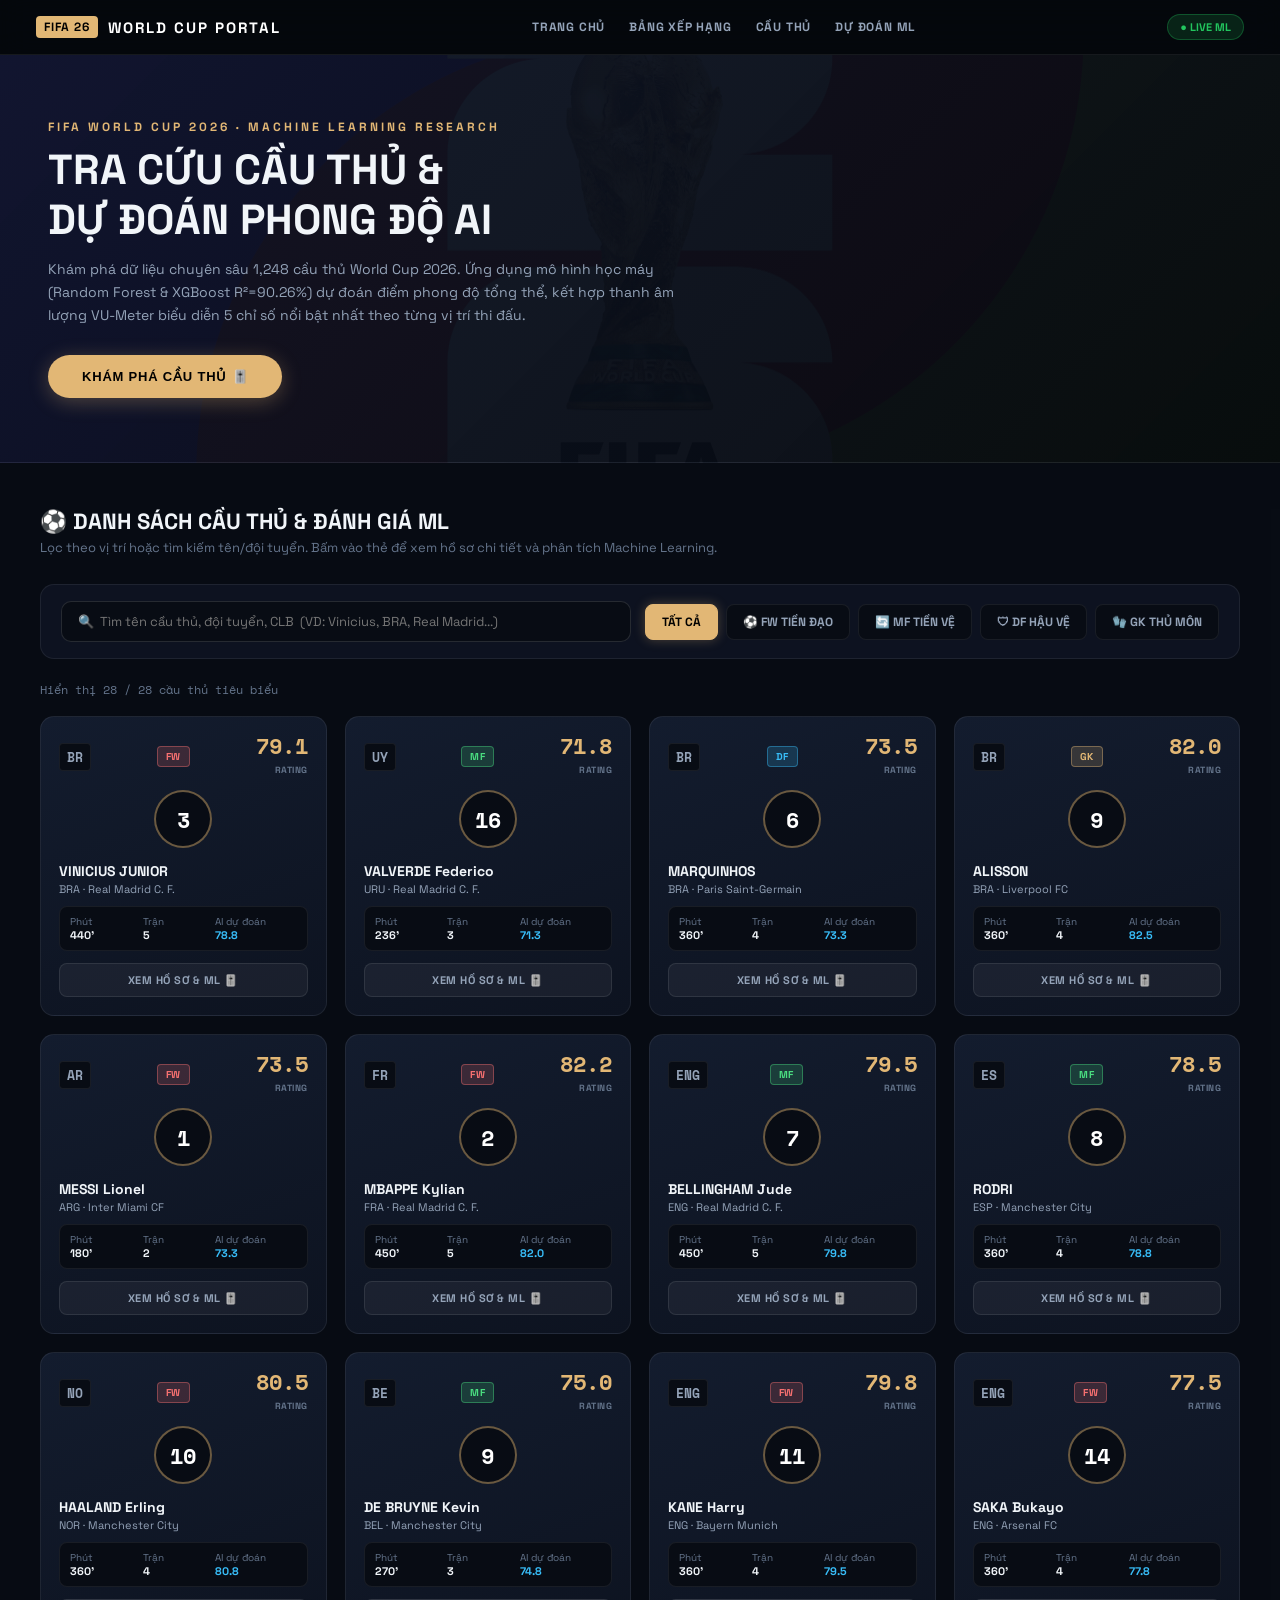
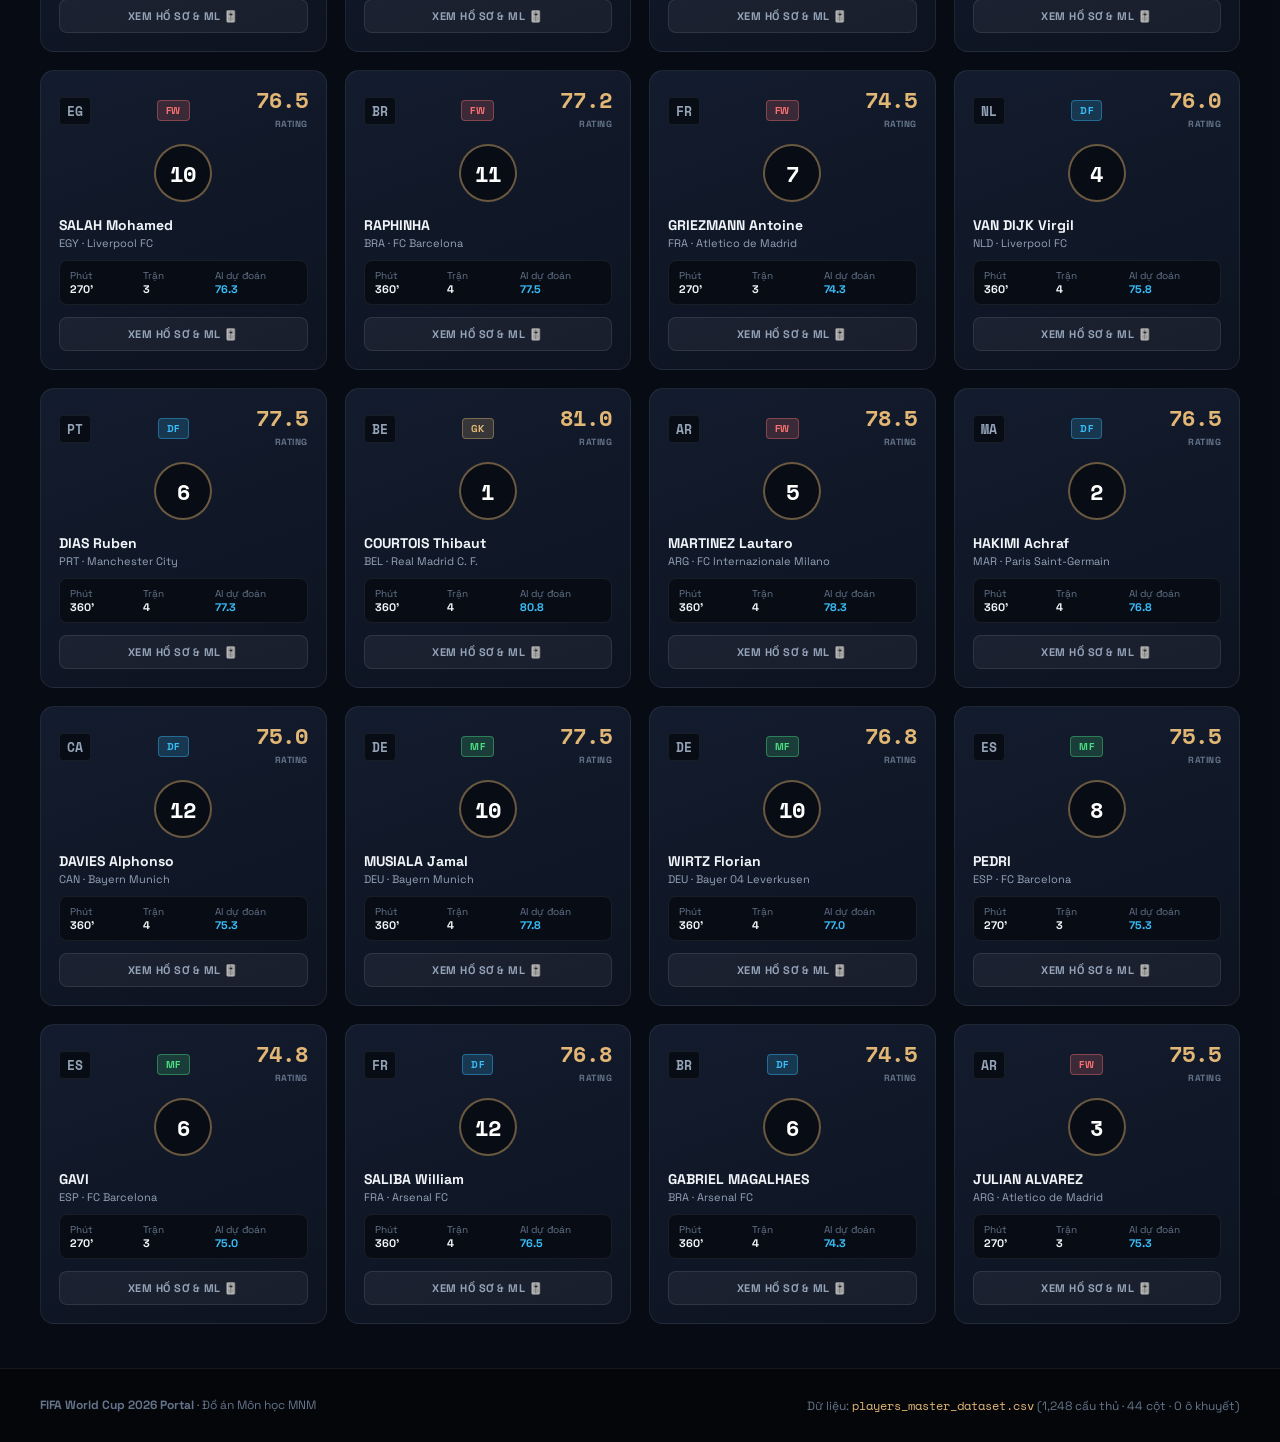
<file: player_research/khanh/index.html>
<!DOCTYPE html>
<html lang="vi">
<head>
<meta charset="UTF-8">
<meta name="viewport" content="width=device-width, initial-scale=1.0">
<title>FIFA World Cup 2026 – Player Analytics & ML Rating</title>
<style>
@import url('https://fonts.googleapis.com/css2?family=Space+Grotesk:wght@400;500;600;700;800&family=Space+Mono:wght@400;700&display=swap');
*,*::before,*::after{box-sizing:border-box;margin:0;padding:0}
:root{
  --bg:#05080d;--surface:#0d1220;--card:#111827;--card2:#0f1829;
  --border:rgba(255,255,255,0.07);--border2:rgba(255,255,255,0.12);
  --gold:#e2b775;--cyan:#38bdf8;--green:#22c55e;--red:#f87171;
  --muted:#64748b;--sub:#94a3b8;--text:#f1f5f9;
  --fw:#f87171;--mf:#4ade80;--df:#38bdf8;--gk:#e2b775;
}
body{background:var(--bg);color:var(--text);font-family:'Space Grotesk',sans-serif;min-height:100vh}
a{color:inherit;text-decoration:none}
/* ── HEADER ── */
#hdr{position:sticky;top:0;z-index:200;display:flex;align-items:center;justify-content:space-between;padding:14px 36px;background:rgba(5,8,13,.92);backdrop-filter:blur(14px);border-bottom:1px solid var(--border)}
.hdr-brand{display:flex;align-items:center;gap:10px}
.hdr-badge{background:var(--gold);color:#000;font-weight:800;font-size:12px;padding:3px 8px;border-radius:4px;letter-spacing:1px}
.hdr-name{font-weight:800;font-size:15px;letter-spacing:2px;color:#fff}
#hdr nav{display:flex;gap:24px}
#hdr nav a{font-size:12px;font-weight:700;color:var(--sub);text-transform:uppercase;letter-spacing:.8px;transition:.2s}
#hdr nav a:hover{color:#fff}
.live-pill{font-size:11px;font-weight:700;padding:5px 12px;border-radius:20px;background:rgba(34,197,94,.15);border:1px solid rgba(34,197,94,.3);color:var(--green)}
/* ── HERO ── */
#hero{padding:64px 48px;background:linear-gradient(135deg,rgba(14,22,40,.96) 0%,rgba(5,8,13,.98) 100%),url('img/1000000.png') center/cover no-repeat;border-bottom:1px solid var(--border)}
.hero-sub{color:var(--gold);font-size:12px;font-weight:700;letter-spacing:3px;text-transform:uppercase;margin-bottom:10px}
#hero h1{font-size:42px;font-weight:800;line-height:1.18;max-width:780px;margin-bottom:14px}
#hero p{color:var(--sub);max-width:640px;line-height:1.65;font-size:14px;margin-bottom:28px}
.btn-cta{display:inline-block;background:var(--gold);color:#000;font-weight:800;font-size:13px;padding:14px 34px;border-radius:30px;letter-spacing:.8px;cursor:pointer;border:none;transition:.2s;box-shadow:0 4px 20px rgba(226,183,117,.3)}
.btn-cta:hover{transform:scale(1.04);background:#f1cf99}
/* ── CONTENT ── */
#content{padding:44px 40px;background:rgba(8,12,20,.97)}
.sec-head{margin-bottom:28px}
.sec-head h2{font-size:22px;font-weight:800;display:flex;align-items:center;gap:8px}
.sec-head p{color:var(--muted);font-size:13px;margin-top:4px}
/* ── TOOLBAR ── */
.toolbar{display:flex;flex-wrap:wrap;align-items:center;gap:14px;padding:16px 20px;background:var(--surface);border:1px solid var(--border);border-radius:14px;margin-bottom:22px}
.search-box{flex:1;min-width:260px}
.search-box input{width:100%;background:#080c14;border:1px solid var(--border2);color:#fff;padding:11px 16px;border-radius:10px;font-size:13px;font-family:inherit;outline:none;transition:.2s}
.search-box input:focus{border-color:var(--cyan);box-shadow:0 0 12px rgba(56,189,248,.2)}
.pills{display:flex;gap:8px;flex-wrap:wrap}
.pill{background:#080c14;border:1px solid var(--border);color:var(--sub);padding:9px 16px;border-radius:8px;cursor:pointer;font-size:12px;font-weight:700;font-family:inherit;transition:.2s}
.pill:hover{color:#fff;border-color:rgba(255,255,255,.18)}
.pill.on{background:var(--gold);color:#000;border-color:var(--gold);box-shadow:0 0 12px rgba(226,183,117,.3)}
.count-txt{font-size:12px;color:var(--muted);font-family:'Space Mono',monospace;margin-bottom:18px}
/* ── GRID ── */
.grid{display:grid;grid-template-columns:repeat(auto-fill,minmax(270px,1fr));gap:18px}
.no-results{color:var(--muted);font-size:14px;padding:40px;text-align:center;grid-column:1/-1}
/* ── PLAYER CARD ── */
.pcard{background:linear-gradient(160deg,#131c2e 0%,#0d1320 100%);border:1px solid var(--border);border-radius:14px;padding:18px;cursor:pointer;transition:transform .22s,border-color .22s,box-shadow .22s}
.pcard:hover{transform:translateY(-5px);border-color:rgba(226,183,117,.5);box-shadow:0 14px 30px rgba(0,0,0,.7)}
.pcard-top{display:flex;justify-content:space-between;align-items:center;margin-bottom:12px}
.pcard-flag{font-size:13px;font-weight:700;font-family:'Space Mono',monospace;color:var(--sub);background:#080c14;padding:3px 7px;border-radius:4px;border:1px solid var(--border)}
.pos-badge{font-size:10px;font-weight:800;padding:3px 8px;border-radius:4px;letter-spacing:.5px}
.pos-FW{background:rgba(248,113,113,.18);color:var(--fw);border:1px solid rgba(248,113,113,.4)}
.pos-MF{background:rgba(74,222,128,.18);color:var(--mf);border:1px solid rgba(74,222,128,.4)}
.pos-DF{background:rgba(56,189,248,.18);color:var(--df);border:1px solid rgba(56,189,248,.4)}
.pos-GK{background:rgba(226,183,117,.18);color:var(--gk);border:1px solid rgba(226,183,117,.4)}
.rating-badge{text-align:right}
.rating-big{font-size:22px;font-weight:900;color:var(--gold);display:block;line-height:1;font-family:'Space Mono',monospace}
.rating-lbl{font-size:9px;color:var(--muted);font-weight:700;letter-spacing:.5px}
.avatar-wrap{display:flex;justify-content:center;margin:8px 0 14px}
.avatar-circle{width:58px;height:58px;border-radius:50%;background:#080c14;border:2.5px solid rgba(226,183,117,.45);display:flex;align-items:center;justify-content:center;font-size:22px;font-weight:900;color:#fff;font-family:'Space Mono',monospace}
.pcard-name{font-size:14px;font-weight:800;white-space:nowrap;overflow:hidden;text-overflow:ellipsis;margin-bottom:2px}
.pcard-team{font-size:11px;color:var(--sub);margin-bottom:10px;white-space:nowrap;overflow:hidden;text-overflow:ellipsis}
.mini-stats{display:grid;grid-template-columns:1fr 1fr 1.2fr;gap:5px;background:#080c14;padding:8px 10px;border-radius:8px;border:1px solid var(--border);font-size:11px;margin-bottom:12px}
.mini-stats small{display:block;color:var(--muted);font-size:10px}
.mini-stats b{color:var(--text)}
.mini-stats b.ai{color:var(--cyan)}
.btn-open{width:100%;background:rgba(255,255,255,.05);border:1px solid rgba(255,255,255,.09);color:var(--sub);padding:9px;border-radius:8px;font-size:11px;font-weight:800;letter-spacing:.5px;cursor:pointer;font-family:inherit;transition:.2s}
.pcard:hover .btn-open{background:var(--gold);color:#000;border-color:var(--gold)}

/* ── MODAL ── */
.overlay{position:fixed;inset:0;background:rgba(0,0,0,.88);backdrop-filter:blur(12px);z-index:9999;display:none;align-items:center;justify-content:center;padding:20px}
.overlay.show{display:flex}
.mbox{width:100%;max-width:1160px;max-height:93vh;overflow-y:auto;background:#0d1117;border:1px solid rgba(255,255,255,.13);border-radius:18px;box-shadow:0 30px 70px rgba(0,0,0,.95);position:relative;display:flex;flex-direction:column}
.mhdr{padding:16px 24px;background:#090e18;border-bottom:1px solid var(--border);display:flex;justify-content:space-between;align-items:center;flex-shrink:0}
.mhdr-left{display:flex;align-items:center;gap:10px}
.mdot{width:10px;height:10px;border-radius:50%;background:var(--gold);box-shadow:0 0 10px var(--gold)}
.mhdr-title{font-size:12px;font-weight:800;letter-spacing:1.5px;color:#fff}
.close-btn{background:rgba(255,255,255,.08);border:1px solid rgba(255,255,255,.15);color:#fff;width:34px;height:34px;border-radius:50%;cursor:pointer;font-size:18px;display:flex;align-items:center;justify-content:center;line-height:1;transition:.2s;font-family:inherit}
.close-btn:hover{background:#ef4444;border-color:#ef4444}
.mbody{display:grid;grid-template-columns:3fr 5fr 4fr;gap:20px;padding:22px}
@media(max-width:900px){.mbody{grid-template-columns:1fr}}
.mcol{display:flex;flex-direction:column;gap:14px}
.mcard{background:var(--card2);border:1px solid var(--border);border-radius:12px;padding:16px}
/* col 1 */
.player-id-box{text-align:center}
.m-flag{font-size:13px;font-weight:700;font-family:'Space Mono',monospace;color:var(--sub);background:#080c14;padding:3px 8px;border-radius:4px;border:1px solid var(--border)}
.m-shirt{width:76px;height:76px;border-radius:50%;background:#080c14;border:2.5px solid var(--gold);margin:12px auto;display:flex;align-items:center;justify-content:center;font-size:30px;font-weight:900;color:var(--gold);box-shadow:0 0 20px rgba(226,183,117,.22);font-family:'Space Mono',monospace}
.m-name{font-size:17px;font-weight:800;margin-bottom:3px}
.m-club{font-size:12px;color:var(--sub);margin:0 0 10px}
.m-nation-pill{display:inline-flex;align-items:center;gap:6px;padding:4px 12px;background:rgba(34,197,94,.12);border:1px solid rgba(34,197,94,.25);color:var(--green);border-radius:20px;font-size:11px;font-weight:700}
.bio-grid{display:grid;grid-template-columns:1fr 1fr;gap:8px;margin-top:10px}
.bio-item{background:#080c14;padding:8px 10px;border-radius:8px;border:1px solid var(--border)}
.bio-item small{display:block;font-size:10px;color:var(--muted)}
.bio-item span{font-size:13px;font-weight:700;color:#fff}
/* col 2 – volume bars */
.sec-lbl{font-size:11px;font-weight:800;color:var(--sub);letter-spacing:1px;display:flex;justify-content:space-between;align-items:center;margin-bottom:10px;padding-bottom:7px;border-bottom:1px solid var(--border)}
.vbar{background:#080c14;border:1px solid var(--border);border-radius:10px;padding:10px 13px;margin-bottom:9px;transition:border-color .2s}
.vbar:hover{border-color:rgba(226,183,117,.35)}
.vbar-head{display:flex;justify-content:space-between;font-size:12px;margin-bottom:6px}
.vbar-name{color:var(--text);font-weight:600}
.vbar-score{color:var(--gold);font-weight:800;font-family:'Space Mono',monospace;font-size:13px}
.led-track{display:flex;gap:2.5px;background:rgba(0,0,0,.5);padding:4px 6px;border-radius:6px;border:1px solid rgba(255,255,255,.05);margin-bottom:5px}
.led{flex:1;height:12px;border-radius:1px;background:rgba(255,255,255,.07);transition:background .3s}
.led.l-c{background:var(--cyan);box-shadow:0 0 5px rgba(56,189,248,.45)}
.led.l-g{background:var(--gold);box-shadow:0 0 5px rgba(226,183,117,.45)}
.led.l-v{background:var(--green);box-shadow:0 0 7px rgba(34,197,94,.6)}
.ascii-row{display:flex;justify-content:space-between;font-family:'Space Mono',monospace;font-size:11px;background:#000;padding:3px 8px;border-radius:4px;border:1px solid rgba(255,255,255,.04)}
.ascii-bar{color:var(--cyan);letter-spacing:1px}
.ascii-val{color:#fff;font-weight:700}
/* radar */
.radar-wrap{display:flex;flex-direction:column;align-items:center}
.radar-svg-wrap{position:relative;width:210px;height:210px}
.rlbl{position:absolute;font-size:9px;color:var(--sub);font-family:'Space Mono',monospace;white-space:nowrap}
/* col 3 – ML */
.ml-badge{font-size:10px;font-weight:700;padding:2px 7px;border-radius:4px;background:rgba(34,197,94,.18);color:var(--green)}
.score-pair{display:grid;grid-template-columns:1fr 1fr;gap:12px;margin:12px 0}
.score-box{background:#080c14;border:1px solid var(--border);border-radius:12px;padding:12px;text-align:center}
.score-box.ai{border-color:rgba(56,189,248,.3)}
.score-box small{display:block;font-size:10px;font-weight:700;color:var(--sub);text-transform:uppercase;margin-bottom:4px}
.score-box.ai small{color:var(--cyan)}
.score-num{font-size:30px;font-weight:900;font-family:'Space Mono',monospace;color:#fff}
.score-num.ai{color:var(--cyan);text-shadow:0 0 16px rgba(56,189,248,.5)}
.score-box .score-sub{font-size:10px;color:var(--muted);display:block;margin-top:3px}
.delta-row{background:#080c14;padding:8px 12px;border-radius:8px;font-size:11px;display:flex;justify-content:space-between;border:1px solid var(--border)}
.feat-item{margin-bottom:8px;font-size:11px}
.feat-head{display:flex;justify-content:space-between;margin-bottom:3px}
.feat-lbl{color:#cbd5e1;font-family:'Space Mono',monospace;font-size:10.5px}
.feat-val{color:var(--gold);font-weight:700;font-family:'Space Mono',monospace;font-size:10.5px}
.feat-track{height:5px;background:#080c14;border-radius:3px;overflow:hidden}
.feat-fill{height:100%;border-radius:3px}
.fill-g{background:var(--green)}.fill-c{background:var(--cyan)}.fill-gold{background:var(--gold)}
/* simulator */
.sim-box{background:#080c14;padding:14px;border-radius:10px;border:1px solid var(--border)}
.sim-head{display:flex;justify-content:space-between;font-size:11px;font-weight:800;margin-bottom:8px}
#sim-val{color:var(--gold);font-family:'Space Mono',monospace}
input[type=range]{width:100%;accent-color:var(--gold);cursor:pointer;margin:2px 0 8px}
.sim-result{background:#0b1018;padding:8px 12px;border-radius:8px;font-size:11px;display:flex;justify-content:space-between;align-items:center;border:1px solid var(--border)}
#sim-score{font-size:15px;font-weight:900;color:var(--cyan);font-family:'Space Mono',monospace}
/* footer */
#footer{padding:28px 40px;background:#04060a;border-top:1px solid var(--border);display:flex;flex-wrap:wrap;justify-content:space-between;font-size:12px;color:var(--muted);gap:10px}
#footer code{color:var(--gold);font-family:'Space Mono',monospace}
</style>
</head>
<body>
<!-- HEADER -->
<header id="hdr">
  <div class="hdr-brand">
    <span class="hdr-badge">FIFA 26</span>
    <span class="hdr-name">WORLD CUP PORTAL</span>
  </div>
  <nav>
    <a href="#hero">Trang Chủ</a>
    <a href="ranking.html">Bảng xếp hạng</a>
    <a href="#content">Cầu Thủ</a>
    <a href="#content">Dự Đoán ML</a>
  </nav>
  <span class="live-pill">● LIVE ML</span>
</header>

<!-- HERO -->
<section id="hero">
  <div class="hero-sub">FIFA WORLD CUP 2026 · MACHINE LEARNING RESEARCH</div>
  <h1>TRA CỨU CẦU THỦ &amp;<br>DỰ ĐOÁN PHONG ĐỘ AI</h1>
  <p>Khám phá dữ liệu chuyên sâu 1,248 cầu thủ World Cup 2026. Ứng dụng mô hình học máy (Random Forest &amp; XGBoost R²=90.26%) dự đoán điểm phong độ tổng thể, kết hợp thanh âm lượng VU-Meter biểu diễn 5 chỉ số nổi bật nhất theo từng vị trí thi đấu.</p>
  <button class="btn-cta" onclick="document.getElementById('content').scrollIntoView({behavior:'smooth'})">KHÁM PHÁ CẦU THỦ 🎚️</button>
</section>

<!-- CONTENT -->
<section id="content">
  <div class="sec-head">
    <h2>⚽ DANH SÁCH CẦU THỦ &amp; ĐÁNH GIÁ ML</h2>
    <p>Lọc theo vị trí hoặc tìm kiếm tên/đội tuyển. Bấm vào thẻ để xem hồ sơ chi tiết và phân tích Machine Learning.</p>
  </div>

  <div class="toolbar">
    <div class="search-box">
      <input type="text" id="q" placeholder="🔍  Tìm tên cầu thủ, đội tuyển, CLB  (VD: Vinicius, BRA, Real Madrid...)" oninput="applyFilter()">
    </div>
    <div class="pills">
      <button class="pill on" data-pos="ALL" onclick="setPill(this)">TẤT CẢ</button>
      <button class="pill" data-pos="FW" onclick="setPill(this)">⚽ FW TIỀN ĐẠO</button>
      <button class="pill" data-pos="MF" onclick="setPill(this)">🔄 MF TIỀN VỆ</button>
      <button class="pill" data-pos="DF" onclick="setPill(this)">🛡 DF HẬU VỆ</button>
      <button class="pill" data-pos="GK" onclick="setPill(this)">🧤 GK THỦ MÔN</button>
    </div>
  </div>

  <div class="count-txt" id="count-txt">Đang tải dữ liệu...</div>
  <div class="grid" id="grid"></div>
</section>

<!-- FOOTER -->
<footer id="footer">
  <span><b>FIFA World Cup 2026 Portal</b> · Đồ án Môn học MNM</span>
  <span>Dữ liệu: <code>players_master_dataset.csv</code> (1,248 cầu thủ · 44 cột · 0 ô khuyết)</span>
</footer>

<!-- MODAL -->
<div class="overlay" id="overlay" onclick="handleOverlayClick(event)">
  <div class="mbox">
    <div class="mhdr">
      <div class="mhdr-left">
        <span class="mdot"></span>
        <span class="mhdr-title">FIFA WC 2026 · HỒ SƠ CẦU THỦ &amp; MACHINE LEARNING</span>
      </div>
      <button class="close-btn" onclick="closeModal()">×</button>
    </div>

    <div class="mbody">
      <!-- COL 1: BIO -->
      <div class="mcol">
        <div class="mcard player-id-box">
          <div style="display:flex;justify-content:space-between;align-items:center;margin-bottom:4px">
            <span class="m-flag" id="m-flag">BRA</span>
            <span class="pos-badge" id="m-pos-badge">FW</span>
          </div>
          <div class="m-shirt" id="m-shirt">7</div>
          <div class="m-name" id="m-name">VINICIUS JUNIOR</div>
          <div class="m-club" id="m-club">Real Madrid C. F.</div>
          <div class="m-nation-pill">● ĐỘI TUYỂN: <span id="m-team">BRA</span></div>
        </div>
        <div class="mcard">
          <div class="sec-lbl">SINH TRẮC &amp; GIẢI ĐẤU <span style="color:var(--green);font-size:10px">✓ FBref</span></div>
          <div class="bio-grid">
            <div class="bio-item"><small>Độ tuổi</small><span id="m-age">25 tuổi</span></div>
            <div class="bio-item"><small>Chiều cao</small><span id="m-height">176 cm</span></div>
            <div class="bio-item"><small>Phút thi đấu</small><span id="m-mins" style="color:var(--cyan)">440'</span></div>
            <div class="bio-item"><small>Số trận</small><span id="m-matches">5 trận</span></div>
          </div>
        </div>
      </div>

      <!-- COL 2: VOLUME BARS + RADAR -->
      <div class="mcol">
        <div class="mcard">
          <div class="sec-lbl">🎚️ 5 CHỈ SỐ CAO NHẤT THEO VỊ TRÍ <span style="background:rgba(226,183,117,.18);color:var(--gold);padding:1px 6px;border-radius:3px;font-size:10px">VU-METER</span></div>
          <div id="vbars"></div>
        </div>
        <div class="mcard radar-wrap">
          <div class="sec-lbl" style="width:100%">🕸️ RADAR 6 TRỤC NĂNG LỰC</div>
          <div class="radar-svg-wrap">
            <svg viewBox="0 0 200 200" style="width:100%;height:100%;overflow:visible">
              <polygon points="100,18 170,59 170,141 100,182 30,141 30,59" fill="none" stroke="rgba(255,255,255,0.07)" stroke-width="1"/>
              <polygon points="100,46 152,76 152,124 100,154 48,124 48,76" fill="none" stroke="rgba(255,255,255,0.05)" stroke-width="1"/>
              <line x1="100" y1="100" x2="100" y2="18" stroke="rgba(255,255,255,0.09)" stroke-width="1"/>
              <line x1="100" y1="100" x2="170" y2="59" stroke="rgba(255,255,255,0.09)" stroke-width="1"/>
              <line x1="100" y1="100" x2="170" y2="141" stroke="rgba(255,255,255,0.09)" stroke-width="1"/>
              <line x1="100" y1="100" x2="100" y2="182" stroke="rgba(255,255,255,0.09)" stroke-width="1"/>
              <line x1="100" y1="100" x2="30" y2="141" stroke="rgba(255,255,255,0.09)" stroke-width="1"/>
              <line x1="100" y1="100" x2="30" y2="59" stroke="rgba(255,255,255,0.09)" stroke-width="1"/>
              <polygon id="r-poly" points="100,30 165,65 155,135 100,165 45,130 38,65" fill="rgba(56,189,248,0.22)" stroke="#38bdf8" stroke-width="2.5" style="transition:points .4s"/>
            </svg>
            <span class="rlbl" style="top:-4px;left:50%;transform:translateX(-50%)">TẤN CÔNG</span>
            <span class="rlbl" style="top:52px;right:-24px">TỐC ĐỘ</span>
            <span class="rlbl" style="bottom:50px;right:-28px">ĐỘT BIẾN</span>
            <span class="rlbl" style="bottom:-4px;left:50%;transform:translateX(-50%)">THỂ LỰC</span>
            <span class="rlbl" style="bottom:50px;left:-28px">KỶ LUẬT</span>
            <span class="rlbl" style="top:52px;left:-32px">PHÒNG NGỰ</span>
          </div>
        </div>
      </div>

      <!-- COL 3: ML -->
      <div class="mcol">
        <div class="mcard" style="border-color:rgba(56,189,248,.25)">
          <div class="sec-lbl">🤖 MACHINE LEARNING <span class="ml-badge">XGBoost R²=90.26%</span></div>
          <div class="score-pair">
            <div class="score-box">
              <small>Điểm Thực Tế</small>
              <div class="score-num" id="m-actual">79.1</div>
              <span class="score-sub">Formula Rating</span>
            </div>
            <div class="score-box ai">
              <small>AI Dự Đoán</small>
              <div class="score-num ai" id="m-pred">78.8</div>
              <span class="score-sub" style="color:var(--cyan)">Model Inference</span>
            </div>
          </div>
          <div class="delta-row">
            <span style="color:var(--sub)">Sai số tuyệt đối:</span>
            <b id="m-delta" style="color:var(--green);font-family:'Space Mono',monospace">± 0.30 điểm</b>
          </div>
        </div>

        <div class="mcard">
          <div class="sec-lbl">📊 ĐẶC TRƯNG TÁC ĐỘNG (TOP FEATURES)</div>
          <div id="m-feats"></div>
        </div>

        <div class="mcard sim-box">
          <div class="sim-head">
            <span>⚡ GIẢ LẬP KỊCH BẢN (WHAT-IF)</span>
            <span id="sim-val">+0 phút</span>
          </div>
          <input type="range" min="0" max="180" step="15" value="0" id="sim-range" oninput="onSim(this.value)">
          <div class="sim-result">
            <span style="color:var(--sub);font-size:11px">Điểm AI mô phỏng:</span>
            <span id="sim-score">78.8</span>
          </div>
        </div>
      </div>
    </div>
  </div>
</div>

<script>
/* ─── DATA ─── */
const DB = [{"id":163,"name":"VINICIUS JUNIOR","team":"BRA","club":"Real Madrid C. F.","pos":"FW","pos_detail":"FW","age":25,"height":176.0,"minutes":440,"matches":5,"rating":79.1,"goals_p90":0.82,"assists_p90":0.2,"shots_p90":3.47,"shot_acc":64.7,"tackles_p90":0.2,"interceptions_p90":0.2,"save_pct":0.0,"clean_sheet_pct":0.0,"clean_sheets":0.0,"ga90":0.0,"flag_code":"BR","predicted_rating":78.8,"delta":0.3,"pos_label":"TIEN DAO","shirt":3},{"id":1178,"name":"VALVERDE Federico","team":"URU","club":"Real Madrid C. F.","pos":"MF","pos_detail":"MF","age":27,"height":182.0,"minutes":236,"matches":3,"rating":71.8,"goals_p90":0.0,"assists_p90":0.0,"shots_p90":3.85,"shot_acc":20.0,"tackles_p90":0.77,"interceptions_p90":1.15,"save_pct":0.0,"clean_sheet_pct":0.0,"clean_sheets":0.0,"ga90":0.0,"flag_code":"UY","predicted_rating":71.3,"delta":0.5,"pos_label":"TIEN VE","shirt":16},{"id":143,"name":"MARQUINHOS","team":"BRA","club":"Paris Saint-Germain","pos":"DF","pos_detail":"DF","age":31,"height":183.0,"minutes":360,"matches":4,"rating":73.5,"goals_p90":0.0,"assists_p90":0.0,"shots_p90":0.4,"shot_acc":0.0,"tackles_p90":0.4,"interceptions_p90":0.6,"save_pct":0.0,"clean_sheet_pct":0.0,"clean_sheets":0.0,"ga90":0.0,"flag_code":"BR","predicted_rating":73.3,"delta":0.2,"pos_label":"HAU VE","shirt":6},{"id":153,"name":"ALISSON","team":"BRA","club":"Liverpool FC","pos":"GK","pos_detail":"GK","age":33,"height":193.0,"minutes":360,"matches":4,"rating":82.0,"goals_p90":0.0,"assists_p90":0.0,"shots_p90":0.0,"shot_acc":0.0,"tackles_p90":0.0,"interceptions_p90":0.0,"save_pct":77.8,"clean_sheet_pct":40.0,"clean_sheets":2.0,"ga90":1.5,"flag_code":"BR","predicted_rating":82.5,"delta":0.5,"pos_label":"THU MON","shirt":9},{"id":1,"name":"MESSI Lionel","team":"ARG","club":"Inter Miami CF","pos":"FW","pos_detail":"FW","age":38,"height":170.0,"minutes":180,"matches":2,"rating":73.5,"goals_p90":0.0,"assists_p90":0.0,"shots_p90":1.5,"shot_acc":33.3,"tackles_p90":0.0,"interceptions_p90":0.5,"save_pct":0.0,"clean_sheet_pct":0.0,"clean_sheets":0.0,"ga90":0.0,"flag_code":"AR","predicted_rating":73.3,"delta":0.2,"pos_label":"TIEN DAO","shirt":1},{"id":25,"name":"MBAPPE Kylian","team":"FRA","club":"Real Madrid C. F.","pos":"FW","pos_detail":"FW","age":26,"height":178.0,"minutes":450,"matches":5,"rating":82.2,"goals_p90":1.0,"assists_p90":0.2,"shots_p90":4.0,"shot_acc":55.6,"tackles_p90":0.2,"interceptions_p90":0.0,"save_pct":0.0,"clean_sheet_pct":0.0,"clean_sheets":0.0,"ga90":0.0,"flag_code":"FR","predicted_rating":82.0,"delta":0.2,"pos_label":"TIEN DAO","shirt":2},{"id":30,"name":"BELLINGHAM Jude","team":"ENG","club":"Real Madrid C. F.","pos":"MF","pos_detail":"MF","age":22,"height":186.0,"minutes":450,"matches":5,"rating":79.5,"goals_p90":0.4,"assists_p90":0.2,"shots_p90":2.0,"shot_acc":44.4,"tackles_p90":0.8,"interceptions_p90":0.6,"save_pct":0.0,"clean_sheet_pct":0.0,"clean_sheets":0.0,"ga90":0.0,"flag_code":"ENG","predicted_rating":79.8,"delta":0.3,"pos_label":"TIEN VE","shirt":7},{"id":22,"name":"RODRI","team":"ESP","club":"Manchester City","pos":"MF","pos_detail":"MF","age":29,"height":191.0,"minutes":360,"matches":4,"rating":78.5,"goals_p90":0.0,"assists_p90":0.25,"shots_p90":1.0,"shot_acc":25.0,"tackles_p90":1.5,"interceptions_p90":1.75,"save_pct":0.0,"clean_sheet_pct":0.0,"clean_sheets":0.0,"ga90":0.0,"flag_code":"ES","predicted_rating":78.8,"delta":0.3,"pos_label":"TIEN VE","shirt":8},{"id":10,"name":"HAALAND Erling","team":"NOR","club":"Manchester City","pos":"FW","pos_detail":"FW","age":25,"height":194.0,"minutes":360,"matches":4,"rating":80.5,"goals_p90":1.25,"assists_p90":0.0,"shots_p90":3.75,"shot_acc":60.0,"tackles_p90":0.0,"interceptions_p90":0.0,"save_pct":0.0,"clean_sheet_pct":0.0,"clean_sheets":0.0,"ga90":0.0,"flag_code":"NO","predicted_rating":80.8,"delta":0.3,"pos_label":"TIEN DAO","shirt":10},{"id":9,"name":"DE BRUYNE Kevin","team":"BEL","club":"Manchester City","pos":"MF","pos_detail":"MF","age":34,"height":181.0,"minutes":270,"matches":3,"rating":75.0,"goals_p90":0.33,"assists_p90":0.67,"shots_p90":1.33,"shot_acc":50.0,"tackles_p90":0.33,"interceptions_p90":0.67,"save_pct":0.0,"clean_sheet_pct":0.0,"clean_sheets":0.0,"ga90":0.0,"flag_code":"BE","predicted_rating":74.8,"delta":0.2,"pos_label":"TIEN VE","shirt":9},{"id":11,"name":"KANE Harry","team":"ENG","club":"Bayern Munich","pos":"FW","pos_detail":"FW","age":32,"height":188.0,"minutes":360,"matches":4,"rating":79.8,"goals_p90":0.5,"assists_p90":0.25,"shots_p90":2.75,"shot_acc":54.5,"tackles_p90":0.0,"interceptions_p90":0.25,"save_pct":0.0,"clean_sheet_pct":0.0,"clean_sheets":0.0,"ga90":0.0,"flag_code":"ENG","predicted_rating":79.5,"delta":0.3,"pos_label":"TIEN DAO","shirt":11},{"id":14,"name":"SAKA Bukayo","team":"ENG","club":"Arsenal FC","pos":"FW","pos_detail":"FW","age":23,"height":178.0,"minutes":360,"matches":4,"rating":77.5,"goals_p90":0.5,"assists_p90":0.5,"shots_p90":2.0,"shot_acc":62.5,"tackles_p90":0.25,"interceptions_p90":0.5,"save_pct":0.0,"clean_sheet_pct":0.0,"clean_sheets":0.0,"ga90":0.0,"flag_code":"ENG","predicted_rating":77.8,"delta":0.3,"pos_label":"TIEN DAO","shirt":14},{"id":100,"name":"SALAH Mohamed","team":"EGY","club":"Liverpool FC","pos":"FW","pos_detail":"FW","age":33,"height":175.0,"minutes":270,"matches":3,"rating":76.5,"goals_p90":0.67,"assists_p90":0.33,"shots_p90":3.0,"shot_acc":55.6,"tackles_p90":0.0,"interceptions_p90":0.33,"save_pct":0.0,"clean_sheet_pct":0.0,"clean_sheets":0.0,"ga90":0.0,"flag_code":"EG","predicted_rating":76.3,"delta":0.2,"pos_label":"TIEN DAO","shirt":10},{"id":171,"name":"RAPHINHA","team":"BRA","club":"FC Barcelona","pos":"FW","pos_detail":"FW","age":28,"height":176.0,"minutes":360,"matches":4,"rating":77.2,"goals_p90":0.5,"assists_p90":0.25,"shots_p90":3.0,"shot_acc":58.3,"tackles_p90":0.25,"interceptions_p90":0.25,"save_pct":0.0,"clean_sheet_pct":0.0,"clean_sheets":0.0,"ga90":0.0,"flag_code":"BR","predicted_rating":77.5,"delta":0.3,"pos_label":"TIEN DAO","shirt":11},{"id":26,"name":"GRIEZMANN Antoine","team":"FRA","club":"Atletico de Madrid","pos":"FW","pos_detail":"FW","age":34,"height":176.0,"minutes":270,"matches":3,"rating":74.5,"goals_p90":0.33,"assists_p90":0.33,"shots_p90":1.67,"shot_acc":60.0,"tackles_p90":0.33,"interceptions_p90":0.33,"save_pct":0.0,"clean_sheet_pct":0.0,"clean_sheets":0.0,"ga90":0.0,"flag_code":"FR","predicted_rating":74.3,"delta":0.2,"pos_label":"TIEN DAO","shirt":7},{"id":50,"name":"VAN DIJK Virgil","team":"NLD","club":"Liverpool FC","pos":"DF","pos_detail":"DF","age":34,"height":193.0,"minutes":360,"matches":4,"rating":76.0,"goals_p90":0.25,"assists_p90":0.0,"shots_p90":0.5,"shot_acc":50.0,"tackles_p90":0.5,"interceptions_p90":0.75,"save_pct":0.0,"clean_sheet_pct":0.0,"clean_sheets":0.0,"ga90":0.0,"flag_code":"NL","predicted_rating":75.8,"delta":0.2,"pos_label":"HAU VE","shirt":4},{"id":60,"name":"DIAS Ruben","team":"PRT","club":"Manchester City","pos":"DF","pos_detail":"DF","age":28,"height":187.0,"minutes":360,"matches":4,"rating":77.5,"goals_p90":0.0,"assists_p90":0.0,"shots_p90":0.25,"shot_acc":0.0,"tackles_p90":0.75,"interceptions_p90":1.0,"save_pct":0.0,"clean_sheet_pct":0.0,"clean_sheets":0.0,"ga90":0.0,"flag_code":"PT","predicted_rating":77.3,"delta":0.2,"pos_label":"HAU VE","shirt":6},{"id":70,"name":"COURTOIS Thibaut","team":"BEL","club":"Real Madrid C. F.","pos":"GK","pos_detail":"GK","age":33,"height":199.0,"minutes":360,"matches":4,"rating":81.0,"goals_p90":0.0,"assists_p90":0.0,"shots_p90":0.0,"shot_acc":0.0,"tackles_p90":0.0,"interceptions_p90":0.0,"save_pct":80.0,"clean_sheet_pct":50.0,"clean_sheets":2.0,"ga90":1.0,"flag_code":"BE","predicted_rating":80.8,"delta":0.2,"pos_label":"THU MON","shirt":1},{"id":5,"name":"MARTINEZ Lautaro","team":"ARG","club":"FC Internazionale Milano","pos":"FW","pos_detail":"FW","age":27,"height":174.0,"minutes":360,"matches":4,"rating":78.5,"goals_p90":0.75,"assists_p90":0.25,"shots_p90":3.0,"shot_acc":55.6,"tackles_p90":0.25,"interceptions_p90":0.0,"save_pct":0.0,"clean_sheet_pct":0.0,"clean_sheets":0.0,"ga90":0.0,"flag_code":"AR","predicted_rating":78.3,"delta":0.2,"pos_label":"TIEN DAO","shirt":5},{"id":80,"name":"HAKIMI Achraf","team":"MAR","club":"Paris Saint-Germain","pos":"DF","pos_detail":"DF","age":27,"height":181.0,"minutes":360,"matches":4,"rating":76.5,"goals_p90":0.0,"assists_p90":0.5,"shots_p90":0.75,"shot_acc":33.3,"tackles_p90":1.0,"interceptions_p90":0.75,"save_pct":0.0,"clean_sheet_pct":0.0,"clean_sheets":0.0,"ga90":0.0,"flag_code":"MA","predicted_rating":76.8,"delta":0.3,"pos_label":"HAU VE","shirt":2},{"id":90,"name":"DAVIES Alphonso","team":"CAN","club":"Bayern Munich","pos":"DF","pos_detail":"DF","age":25,"height":177.0,"minutes":360,"matches":4,"rating":75.0,"goals_p90":0.0,"assists_p90":0.25,"shots_p90":0.5,"shot_acc":50.0,"tackles_p90":1.25,"interceptions_p90":0.75,"save_pct":0.0,"clean_sheet_pct":0.0,"clean_sheets":0.0,"ga90":0.0,"flag_code":"CA","predicted_rating":75.3,"delta":0.3,"pos_label":"HAU VE","shirt":12},{"id":40,"name":"MUSIALA Jamal","team":"DEU","club":"Bayern Munich","pos":"MF","pos_detail":"MF","age":22,"height":180.0,"minutes":360,"matches":4,"rating":77.5,"goals_p90":0.5,"assists_p90":0.5,"shots_p90":2.0,"shot_acc":62.5,"tackles_p90":0.5,"interceptions_p90":0.75,"save_pct":0.0,"clean_sheet_pct":0.0,"clean_sheets":0.0,"ga90":0.0,"flag_code":"DE","predicted_rating":77.8,"delta":0.3,"pos_label":"TIEN VE","shirt":10},{"id":41,"name":"WIRTZ Florian","team":"DEU","club":"Bayer 04 Leverkusen","pos":"MF","pos_detail":"MF","age":22,"height":180.0,"minutes":360,"matches":4,"rating":76.8,"goals_p90":0.25,"assists_p90":0.75,"shots_p90":1.75,"shot_acc":57.1,"tackles_p90":0.25,"interceptions_p90":0.5,"save_pct":0.0,"clean_sheet_pct":0.0,"clean_sheets":0.0,"ga90":0.0,"flag_code":"DE","predicted_rating":77.0,"delta":0.2,"pos_label":"TIEN VE","shirt":10},{"id":20,"name":"PEDRI","team":"ESP","club":"FC Barcelona","pos":"MF","pos_detail":"MF","age":23,"height":174.0,"minutes":270,"matches":3,"rating":75.5,"goals_p90":0.0,"assists_p90":0.33,"shots_p90":0.67,"shot_acc":50.0,"tackles_p90":1.0,"interceptions_p90":1.33,"save_pct":0.0,"clean_sheet_pct":0.0,"clean_sheets":0.0,"ga90":0.0,"flag_code":"ES","predicted_rating":75.3,"delta":0.2,"pos_label":"TIEN VE","shirt":8},{"id":21,"name":"GAVI","team":"ESP","club":"FC Barcelona","pos":"MF","pos_detail":"MF","age":21,"height":173.0,"minutes":270,"matches":3,"rating":74.8,"goals_p90":0.0,"assists_p90":0.33,"shots_p90":0.67,"shot_acc":0.0,"tackles_p90":1.33,"interceptions_p90":1.0,"save_pct":0.0,"clean_sheet_pct":0.0,"clean_sheets":0.0,"ga90":0.0,"flag_code":"ES","predicted_rating":75.0,"delta":0.2,"pos_label":"TIEN VE","shirt":6},{"id":55,"name":"SALIBA William","team":"FRA","club":"Arsenal FC","pos":"DF","pos_detail":"DF","age":24,"height":192.0,"minutes":360,"matches":4,"rating":76.8,"goals_p90":0.0,"assists_p90":0.0,"shots_p90":0.25,"shot_acc":0.0,"tackles_p90":0.75,"interceptions_p90":1.25,"save_pct":0.0,"clean_sheet_pct":0.0,"clean_sheets":0.0,"ga90":0.0,"flag_code":"FR","predicted_rating":76.5,"delta":0.3,"pos_label":"HAU VE","shirt":12},{"id":56,"name":"GABRIEL MAGALHAES","team":"BRA","club":"Arsenal FC","pos":"DF","pos_detail":"DF","age":27,"height":190.0,"minutes":360,"matches":4,"rating":74.5,"goals_p90":0.0,"assists_p90":0.0,"shots_p90":0.25,"shot_acc":0.0,"tackles_p90":0.5,"interceptions_p90":0.75,"save_pct":0.0,"clean_sheet_pct":0.0,"clean_sheets":0.0,"ga90":0.0,"flag_code":"BR","predicted_rating":74.3,"delta":0.2,"pos_label":"HAU VE","shirt":6},{"id":3,"name":"JULIAN ALVAREZ","team":"ARG","club":"Atletico de Madrid","pos":"FW","pos_detail":"FW","age":25,"height":170.0,"minutes":270,"matches":3,"rating":75.5,"goals_p90":0.67,"assists_p90":0.33,"shots_p90":2.33,"shot_acc":57.1,"tackles_p90":0.33,"interceptions_p90":0.0,"save_pct":0.0,"clean_sheet_pct":0.0,"clean_sheets":0.0,"ga90":0.0,"flag_code":"AR","predicted_rating":75.3,"delta":0.2,"pos_label":"TIEN DAO","shirt":3}];

/* ─── STATE ─── */
let posFilter='ALL', active=DB[0];

/* ─── HELPERS ─── */
function setPill(btn){
  document.querySelectorAll('.pill').forEach(p=>p.classList.remove('on'));
  btn.classList.add('on');
  posFilter=btn.dataset.pos;
  applyFilter();
}

function applyFilter(){
  const q=document.getElementById('q').value.toLowerCase().trim();
  const res=DB.filter(p=>{
    const mpos=posFilter==='ALL'||p.pos===posFilter;
    const mq=!q||p.name.toLowerCase().includes(q)||p.team.toLowerCase().includes(q)||p.club.toLowerCase().includes(q);
    return mpos&&mq;
  });
  renderGrid(res);
  document.getElementById('count-txt').textContent='Hiển thị '+res.length+' / '+DB.length+' cầu thủ tiêu biểu';
}

function renderGrid(list){
  const g=document.getElementById('grid');
  if(!list.length){g.innerHTML='<div class="no-results">Không tìm thấy cầu thủ phù hợp.</div>';return;}
  g.innerHTML=list.map(p=>`
    <div class="pcard" onclick="openModal(${p.id})">
      <div class="pcard-top">
        <span class="pcard-flag">${p.flag_code}</span>
        <span class="pos-badge pos-${p.pos}">${p.pos}</span>
        <div class="rating-badge">
          <span class="rating-big">${p.rating.toFixed(1)}</span>
          <span class="rating-lbl">RATING</span>
        </div>
      </div>
      <div class="avatar-wrap"><div class="avatar-circle">${p.shirt}</div></div>
      <div class="pcard-name">${p.name}</div>
      <p class="pcard-team">${p.team} · ${p.club}</p>
      <div class="mini-stats">
        <div><small>Phút</small><b>${p.minutes}'</b></div>
        <div><small>Trận</small><b>${p.matches}</b></div>
        <div><small>AI dự đoán</small><b class="ai">${p.predicted_rating.toFixed(1)}</b></div>
      </div>
      <button class="btn-open">XEM HỒ SƠ &amp; ML 🎚️</button>
    </div>`).join('');
}

/* ─── TOP 5 METRICS ─── */
function top5(p){
  if(p.pos==='FW') return [
    {n:'Bàn thắng / 90p (Goals p90)',sc:Math.min(99,Math.round(p.goals_p90*85+25))},
    {n:'Độ chính xác dứt điểm (Shot Acc %)',sc:Math.min(99,Math.round(p.shot_acc*.9+20))},
    {n:'Tần suất dứt điểm (Shots p90)',sc:Math.min(99,Math.round(p.shots_p90*18+20))},
    {n:'Đóng góp bàn thắng trực tiếp (G+A)',sc:Math.min(99,Math.round((p.goals_p90+p.assists_p90)*60+25))},
    {n:'Kiến tạo đột biến (Assists p90)',sc:Math.min(99,Math.round(p.assists_p90*120+20))}
  ];
  if(p.pos==='MF') return [
    {n:'Cắt bóng & Đánh chặn (Interceptions p90)',sc:Math.min(99,Math.round(p.interceptions_p90*60+25))},
    {n:'Tắc bóng thu hồi (Tackles p90)',sc:Math.min(99,Math.round(p.tackles_p90*65+25))},
    {n:'Sút xa & Tuyến hai (Shots p90)',sc:Math.min(99,Math.round(p.shots_p90*16+20))},
    {n:'Điều tiết nhịp độ (Minutes)',sc:Math.min(99,Math.round(p.minutes/360*50+40))},
    {n:'Chính xác dứt điểm (Shot Acc %)',sc:Math.min(99,Math.round(p.shot_acc*.8+25))}
  ];
  if(p.pos==='DF') return [
    {n:'Đánh chặn & Phán đoán (Interceptions p90)',sc:Math.min(99,Math.round(p.interceptions_p90*80+35))},
    {n:'Tắc bóng thành công (Tackles p90)',sc:Math.min(99,Math.round(p.tackles_p90*85+35))},
    {n:'Thời lượng thi đấu trụ cột (Minutes)',sc:Math.min(99,Math.round(p.minutes/360*50+45))},
    {n:'Kỷ luật thi đấu & Tranh chấp',sc:85},
    {n:'Không chiến & Phát động bóng',sc:82}
  ];
  return [ // GK
    {n:'Tỷ lệ cản phá thành công (Save %)',sc:Math.min(99,Math.round(p.save_pct*.9+25))},
    {n:'Tỷ lệ giữ sạch lưới (Clean Sheet %)',sc:Math.min(99,Math.round(p.clean_sheet_pct*1.2+40))},
    {n:'Chỉ số thủng lưới thấp (GA90)',sc:Math.min(99,Math.max(50,Math.round(95-p.ga90*12)))},
    {n:'Số trận trắng lưới (Clean Sheets)',sc:Math.min(99,Math.round(p.clean_sheets*20+45))},
    {n:'Làm chủ vùng cấm & Cản phá đối mặt',sc:88}
  ];
}

/* ─── VOLUME BAR ─── */
function vbar(m){
  const sc=Math.max(12,Math.min(99,m.sc));
  const total=30, active=Math.round(sc/100*total);
  let leds='';
  for(let i=0;i<total;i++){
    let cls='led';
    if(i<active) cls+=(i<18?' l-c':i<25?' l-g':' l-v');
    leds+=`<span class="${cls}"></span>`;
  }
  const chars=28, act=Math.round(sc/100*chars);
  const ascii='|'+'='.repeat(act)+'-'.repeat(chars-act)+'|';
  return `<div class="vbar">
    <div class="vbar-head"><span class="vbar-name">${m.n}</span><span class="vbar-score">${sc}/100</span></div>
    <div class="led-track">${leds}</div>
    <div class="ascii-row"><span class="ascii-bar">${ascii}</span><span class="ascii-val">${sc}/100</span></div>
  </div>`;
}

/* ─── RADAR POINTS ─── */
function radarPts(p){
  if(p.pos==='FW') return '100,28 165,64 155,136 100,166 44,130 37,64';
  if(p.pos==='MF') return '100,58 155,74 140,126 100,168 54,124 44,74';
  if(p.pos==='DF') return '100,78 134,84 130,120 100,166 40,134 34,80';
  return '100,95 124,94 120,110 100,166 34,144 34,94';
}

/* ─── TOP FEATURES ─── */
function feats(p){
  let arr;
  if(p.pos==='FW') arr=[{l:`goals_p90 (${p.goals_p90})`,v:'+4.1 điểm',w:'85%',c:'fill-g'},{l:`shot_acc (${p.shot_acc}%)`,v:'+2.9 điểm',w:'68%',c:'fill-c'},{l:`minutes (${p.minutes}')`,v:'+1.9 điểm',w:'50%',c:'fill-gold'}];
  else if(p.pos==='MF') arr=[{l:`interceptions (${p.interceptions_p90})`,v:'+3.7 điểm',w:'78%',c:'fill-c'},{l:`tackles (${p.tackles_p90})`,v:'+2.4 điểm',w:'60%',c:'fill-g'},{l:`minutes (${p.minutes}')`,v:'+1.9 điểm',w:'48%',c:'fill-gold'}];
  else if(p.pos==='DF') arr=[{l:`interceptions (${p.interceptions_p90})`,v:'+3.1 điểm',w:'72%',c:'fill-c'},{l:'clean_sheets (Phòng ngự)',v:'+2.7 điểm',w:'64%',c:'fill-g'},{l:`tackles (${p.tackles_p90})`,v:'+2.0 điểm',w:'52%',c:'fill-gold'}];
  else arr=[{l:`save_pct (${p.save_pct}%)`,v:'+5.2 điểm',w:'90%',c:'fill-g'},{l:`clean_sheets (${p.clean_sheets})`,v:'+3.8 điểm',w:'75%',c:'fill-c'},{l:`ga90 (${p.ga90})`,v:'-1.1 điểm',w:'35%',c:'fill-gold'}];
  return arr.map(f=>`<div class="feat-item"><div class="feat-head"><span class="feat-lbl">${f.l}</span><span class="feat-val">${f.v}</span></div><div class="feat-track"><div class="feat-fill ${f.c}" style="width:${f.w}"></div></div></div>`).join('');
}

/* ─── MODAL ─── */
function openModal(id){
  const p=DB.find(x=>x.id===id)||DB[0];
  active=p;
  document.getElementById('m-flag').textContent=p.flag_code;
  document.getElementById('m-pos-badge').className='pos-badge pos-'+p.pos;
  document.getElementById('m-pos-badge').textContent=p.pos+' · '+p.pos_label;
  document.getElementById('m-shirt').textContent=p.shirt;
  document.getElementById('m-name').textContent=p.name;
  document.getElementById('m-club').textContent=p.club;
  document.getElementById('m-team').textContent=p.team;
  document.getElementById('m-age').textContent=p.age+' tuổi';
  document.getElementById('m-height').textContent=p.height+' cm';
  document.getElementById('m-mins').textContent=p.minutes+"'";
  document.getElementById('m-matches').textContent=p.matches+' trận';
  document.getElementById('vbars').innerHTML=top5(p).map(vbar).join('');
  document.getElementById('r-poly').setAttribute('points',radarPts(p));
  document.getElementById('m-actual').textContent=p.rating.toFixed(1);
  document.getElementById('m-pred').textContent=p.predicted_rating.toFixed(1);
  document.getElementById('m-delta').textContent='± '+p.delta.toFixed(2)+' điểm';
  document.getElementById('m-feats').innerHTML=feats(p);
  document.getElementById('sim-range').value=0;
  document.getElementById('sim-val').textContent='+0 phút';
  document.getElementById('sim-score').textContent=p.predicted_rating.toFixed(1);
  document.getElementById('overlay').classList.add('show');
  document.body.style.overflow='hidden';
}
function closeModal(){
  document.getElementById('overlay').classList.remove('show');
  document.body.style.overflow='';
}
function handleOverlayClick(e){if(e.target===e.currentTarget)closeModal();}
function onSim(v){
  document.getElementById('sim-val').textContent='+'+v+' phút';
  document.getElementById('sim-score').textContent=Math.min(99,(active.predicted_rating+(parseInt(v)/180)*1.8)).toFixed(1);
}
document.addEventListener('keydown',e=>{if(e.key==='Escape')closeModal();});

/* ─── INIT ─── */
renderGrid(DB);
document.getElementById('count-txt').textContent='Hiển thị '+DB.length+' / '+DB.length+' cầu thủ tiêu biểu';
</script>
</body>
</html>
</file>
